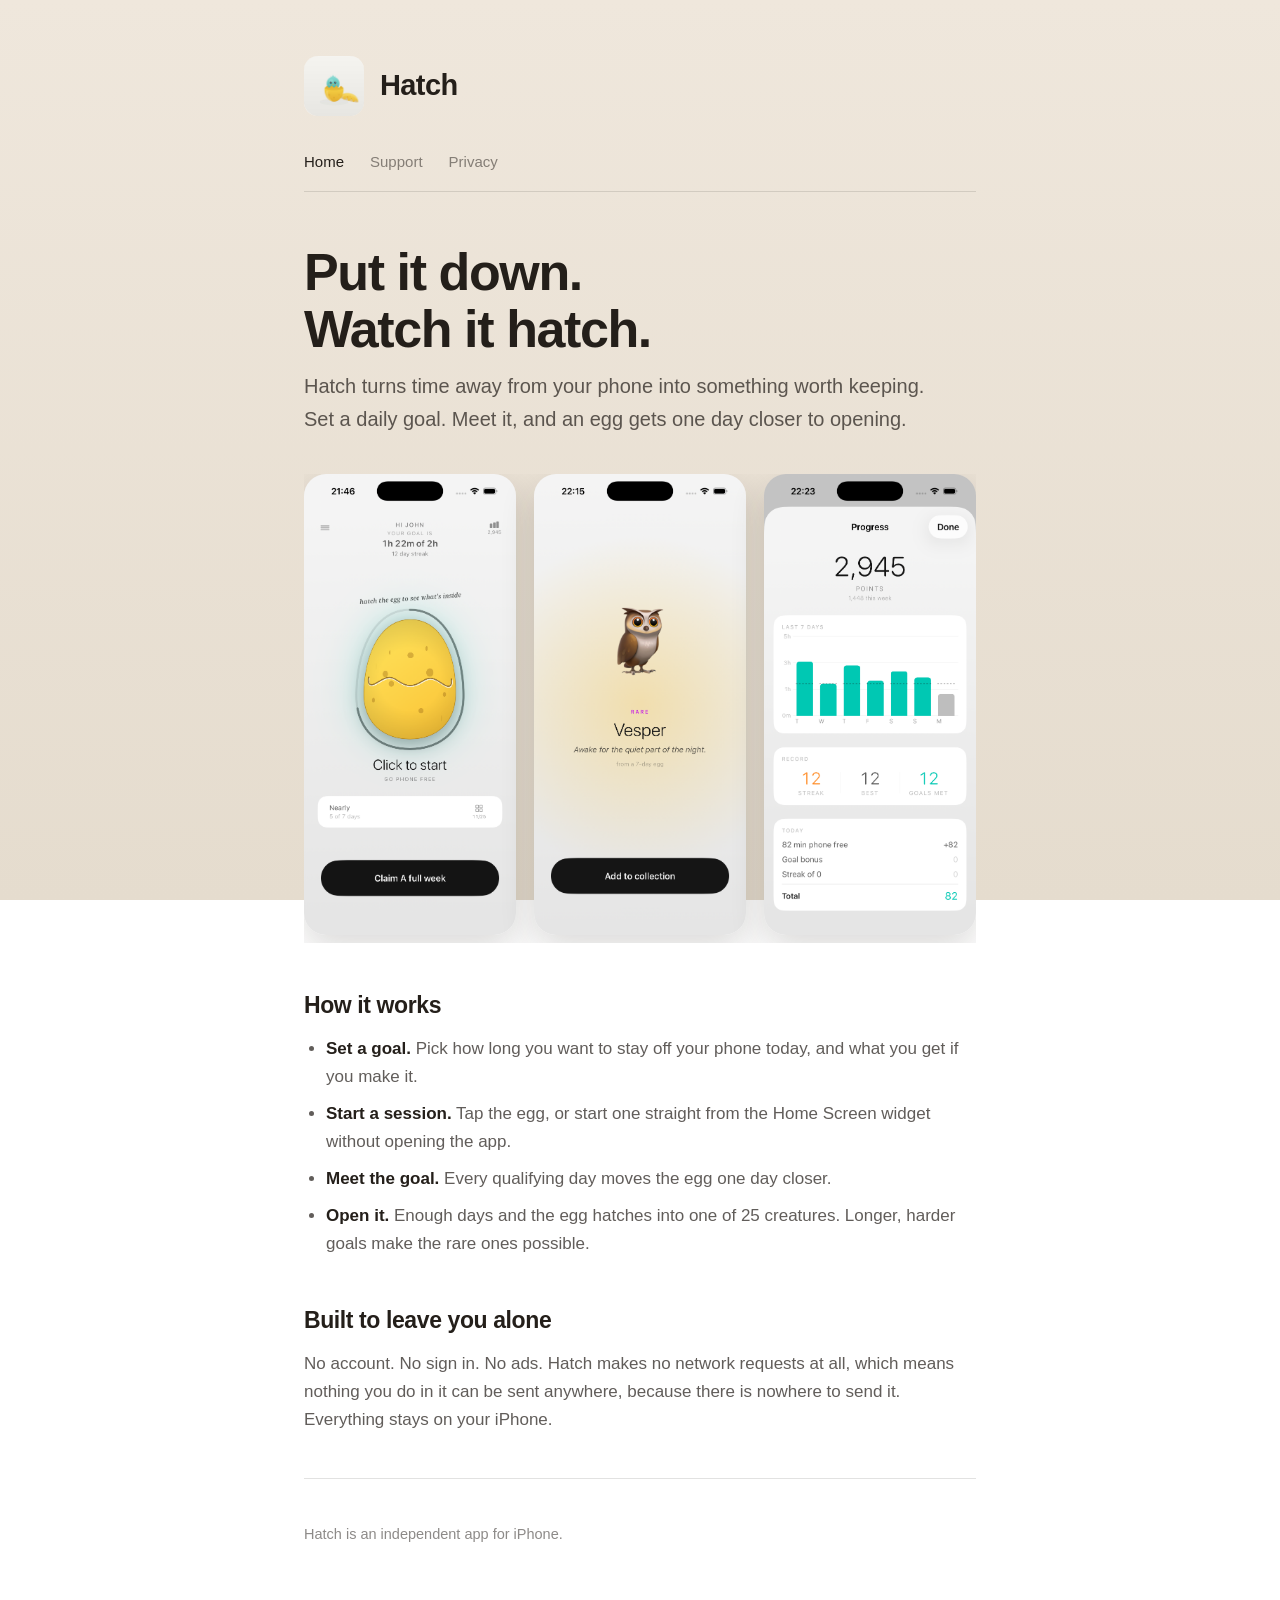
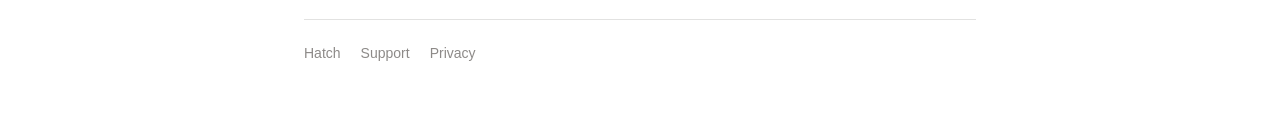
<file: index.html>
<!doctype html>
<html lang="en">
<head>
<meta charset="utf-8">
<meta name="viewport" content="width=device-width, initial-scale=1">
<title>Hatch — put the phone down</title>
<meta name="description" content="An iPhone app that turns time away from your phone into something worth keeping.">
<link rel="icon" href="assets/icon.png">
<link rel="stylesheet" href="style.css">
</head>
<body>
<div class="wrap">
<header>
  <a class="brand" href="index.html">
    <img src="assets/icon.png" alt="Hatch app icon">
    <span class="name">Hatch</span>
  </a>
  <nav>
    <a href="index.html" class="on">Home</a>
    <a href="support.html">Support</a>
    <a href="privacy.html">Privacy</a>
  </nav>
</header>
<h1>Put it down.<br>Watch it hatch.</h1>
<p class="lead">Hatch turns time away from your phone into something worth keeping.
Set a daily goal. Meet it, and an egg gets one day closer to opening.</p>

<div class="shots">
  <img src="assets/shot-home.png" alt="The Hatch home screen showing an egg and today's goal">
  <img src="assets/shot-reveal.png" alt="A creature revealed after an egg hatches">
  <img src="assets/shot-progress.png" alt="The progress screen showing a weekly chart and streak">
</div>

<h2>How it works</h2>
<ul>
  <li><strong>Set a goal.</strong> Pick how long you want to stay off your phone today, and what you get if you make it.</li>
  <li><strong>Start a session.</strong> Tap the egg, or start one straight from the Home Screen widget without opening the app.</li>
  <li><strong>Meet the goal.</strong> Every qualifying day moves the egg one day closer.</li>
  <li><strong>Open it.</strong> Enough days and the egg hatches into one of 25 creatures. Longer, harder goals make the rare ones possible.</li>
</ul>

<h2>Built to leave you alone</h2>
<p>No account. No sign in. No ads. Hatch makes no network requests at all,
which means nothing you do in it can be sent anywhere, because there is nowhere to send it.
Everything stays on your iPhone.</p>

<hr>
<p class="note">Hatch is an independent app for iPhone.</p>
<footer>
  <span>Hatch</span>
  <a href="support.html">Support</a>
  <a href="privacy.html">Privacy</a>
</footer>
</div>
</body>
</html>
</file>
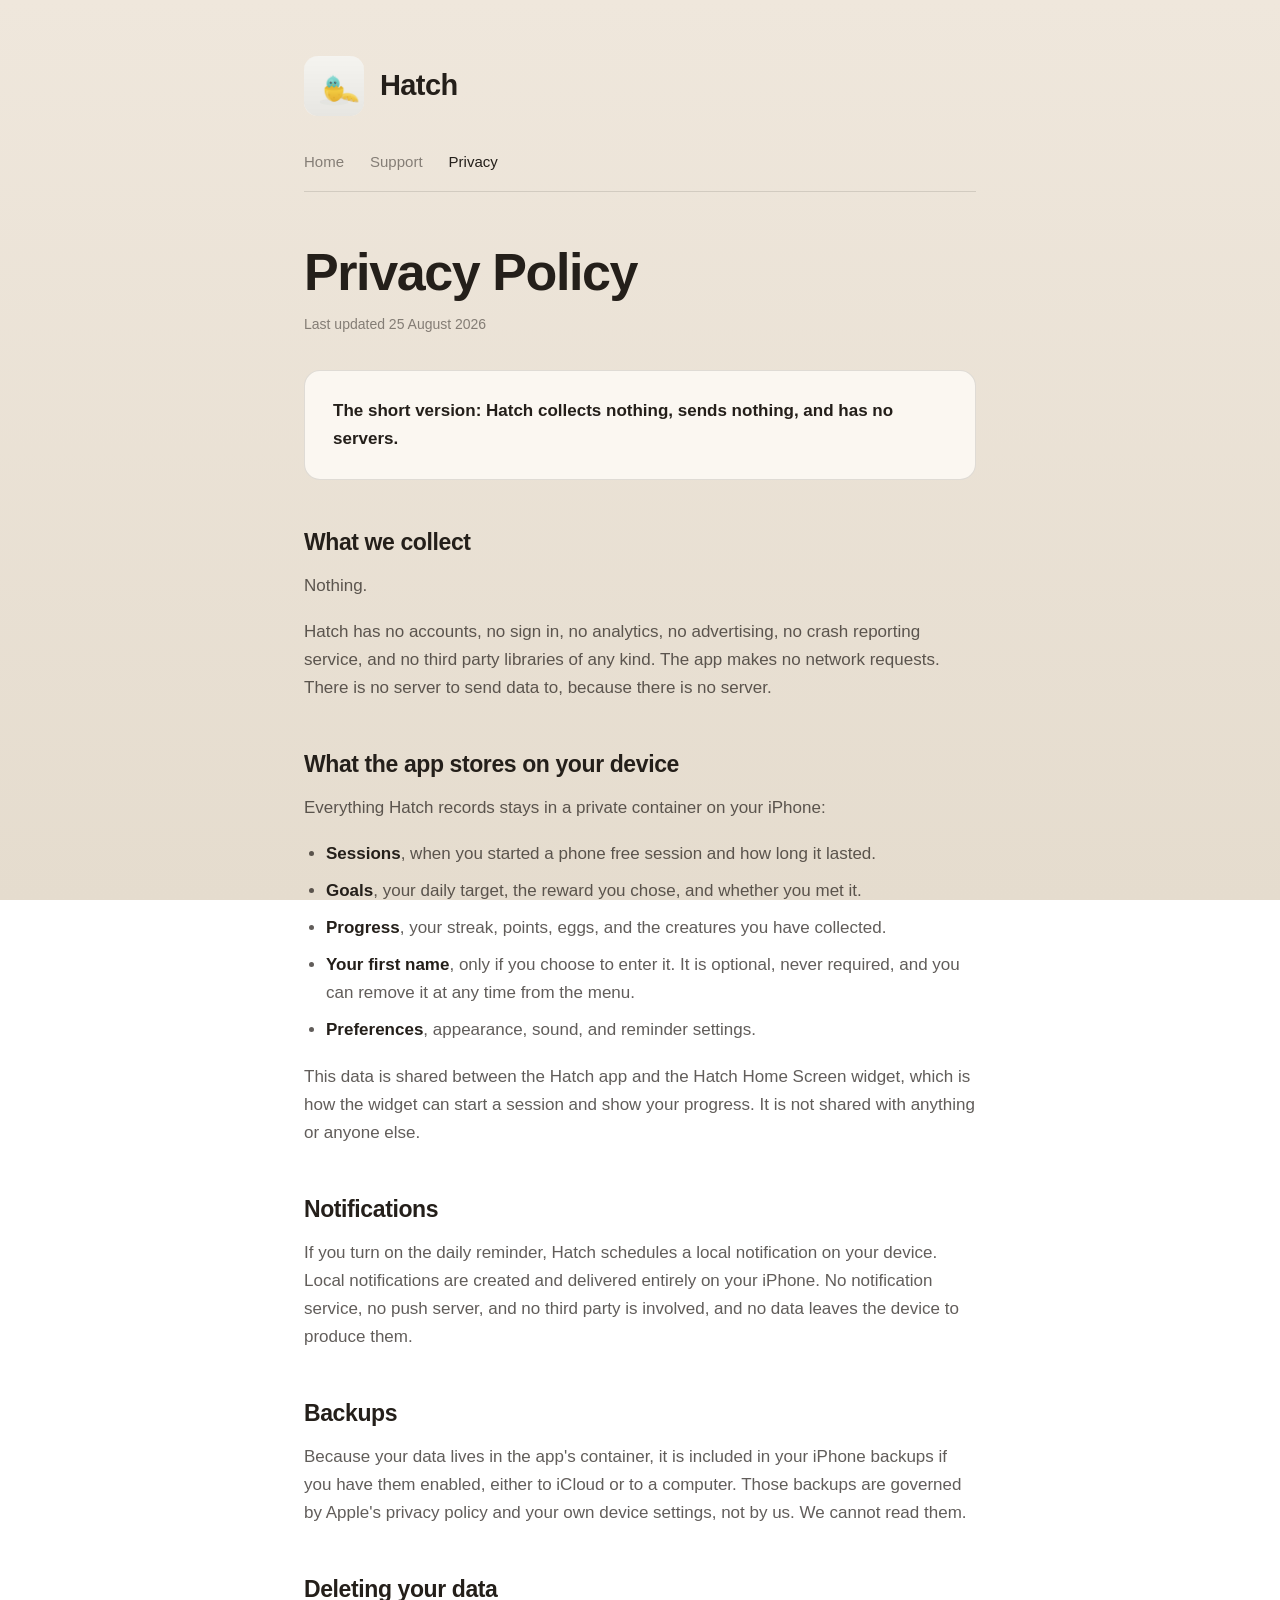
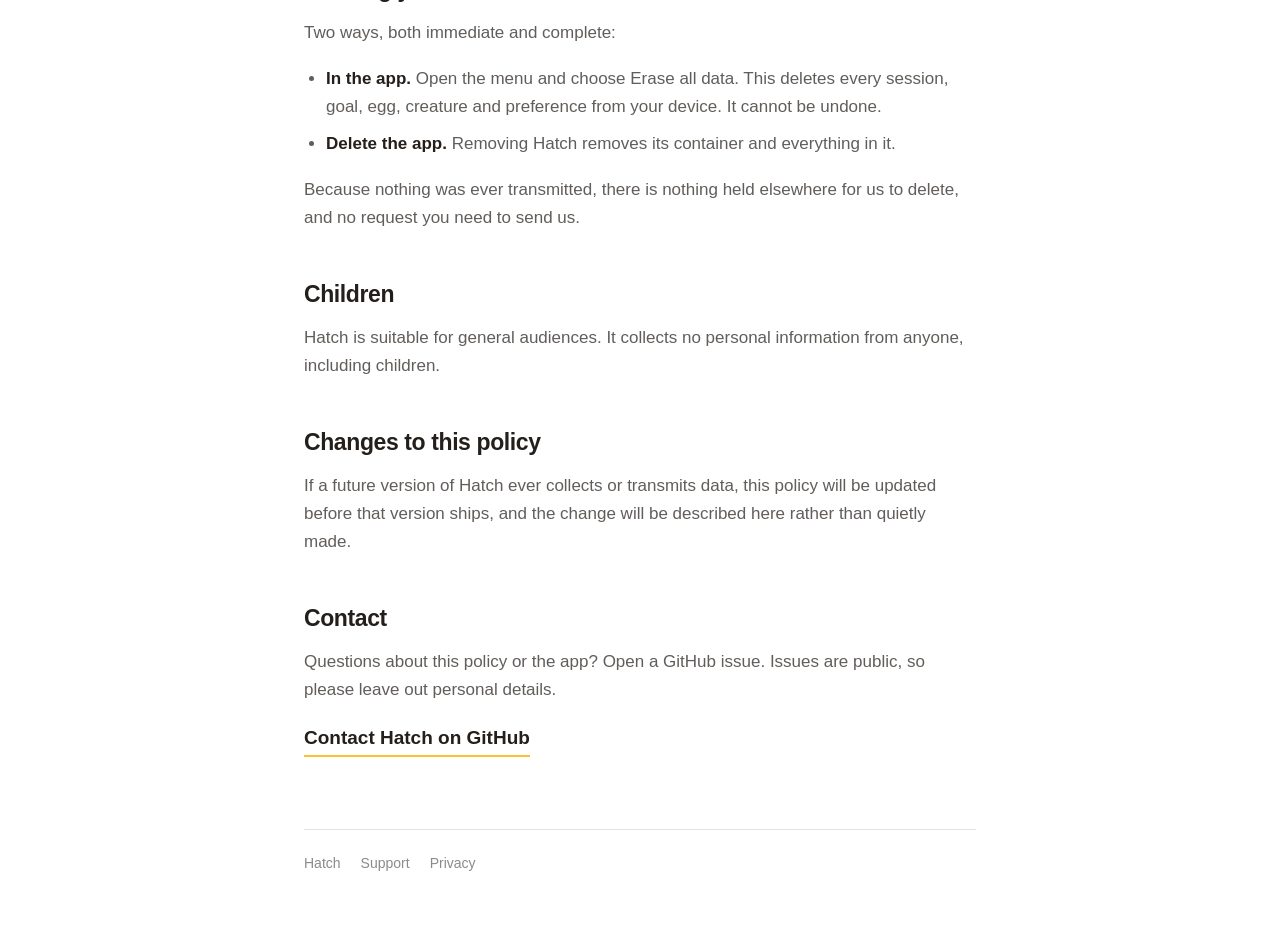
<file: privacy.html>
<!doctype html>
<html lang="en">
<head>
<meta charset="utf-8">
<meta name="viewport" content="width=device-width, initial-scale=1">
<title>Hatch — Privacy Policy</title>
<meta name="description" content="Hatch collects nothing, sends nothing, and has no servers.">
<link rel="icon" href="assets/icon.png">
<link rel="stylesheet" href="style.css">
</head>
<body>
<div class="wrap">
<header>
  <a class="brand" href="index.html">
    <img src="assets/icon.png" alt="Hatch app icon">
    <span class="name">Hatch</span>
  </a>
  <nav>
    <a href="index.html">Home</a>
    <a href="support.html">Support</a>
    <a href="privacy.html" class="on">Privacy</a>
  </nav>
</header>

<h1>Privacy Policy</h1>
<p class="date">Last updated 25 August 2026</p>

<div class="card">
  <p><strong>The short version: Hatch collects nothing, sends nothing, and has no servers.</strong></p>
</div>

<h2>What we collect</h2>
<p>Nothing.</p>
<p>Hatch has no accounts, no sign in, no analytics, no advertising, no crash reporting
service, and no third party libraries of any kind. The app makes no network requests.
There is no server to send data to, because there is no server.</p>

<h2>What the app stores on your device</h2>
<p>Everything Hatch records stays in a private container on your iPhone:</p>
<ul>
  <li><strong>Sessions</strong>, when you started a phone free session and how long it lasted.</li>
  <li><strong>Goals</strong>, your daily target, the reward you chose, and whether you met it.</li>
  <li><strong>Progress</strong>, your streak, points, eggs, and the creatures you have collected.</li>
  <li><strong>Your first name</strong>, only if you choose to enter it. It is optional, never required, and you can remove it at any time from the menu.</li>
  <li><strong>Preferences</strong>, appearance, sound, and reminder settings.</li>
</ul>
<p>This data is shared between the Hatch app and the Hatch Home Screen widget, which is
how the widget can start a session and show your progress. It is not shared with anything
or anyone else.</p>

<h2>Notifications</h2>
<p>If you turn on the daily reminder, Hatch schedules a local notification on your device.
Local notifications are created and delivered entirely on your iPhone. No notification
service, no push server, and no third party is involved, and no data leaves the device to
produce them.</p>

<h2>Backups</h2>
<p>Because your data lives in the app's container, it is included in your iPhone backups
if you have them enabled, either to iCloud or to a computer. Those backups are governed by
Apple's privacy policy and your own device settings, not by us. We cannot read them.</p>

<h2>Deleting your data</h2>
<p>Two ways, both immediate and complete:</p>
<ul>
  <li><strong>In the app.</strong> Open the menu and choose Erase all data. This deletes every session, goal, egg, creature and preference from your device. It cannot be undone.</li>
  <li><strong>Delete the app.</strong> Removing Hatch removes its container and everything in it.</li>
</ul>
<p>Because nothing was ever transmitted, there is nothing held elsewhere for us to delete,
and no request you need to send us.</p>

<h2>Children</h2>
<p>Hatch is suitable for general audiences. It collects no personal information from
anyone, including children.</p>

<h2>Changes to this policy</h2>
<p>If a future version of Hatch ever collects or transmits data, this policy will be
updated before that version ships, and the change will be described here rather than
quietly made.</p>

<h2>Contact</h2>
<p>Questions about this policy or the app? Open a GitHub issue. Issues are public, so please leave out personal details.</p>
<p><a class="mail" href="https://github.com/DilrajJ123/hatch/issues/new?title=Privacy%20question">Contact Hatch on GitHub</a></p>

<footer>
  <span>Hatch</span>
  <a href="support.html">Support</a>
  <a href="privacy.html">Privacy</a>
</footer>
</div>
</body>
</html>
</file>
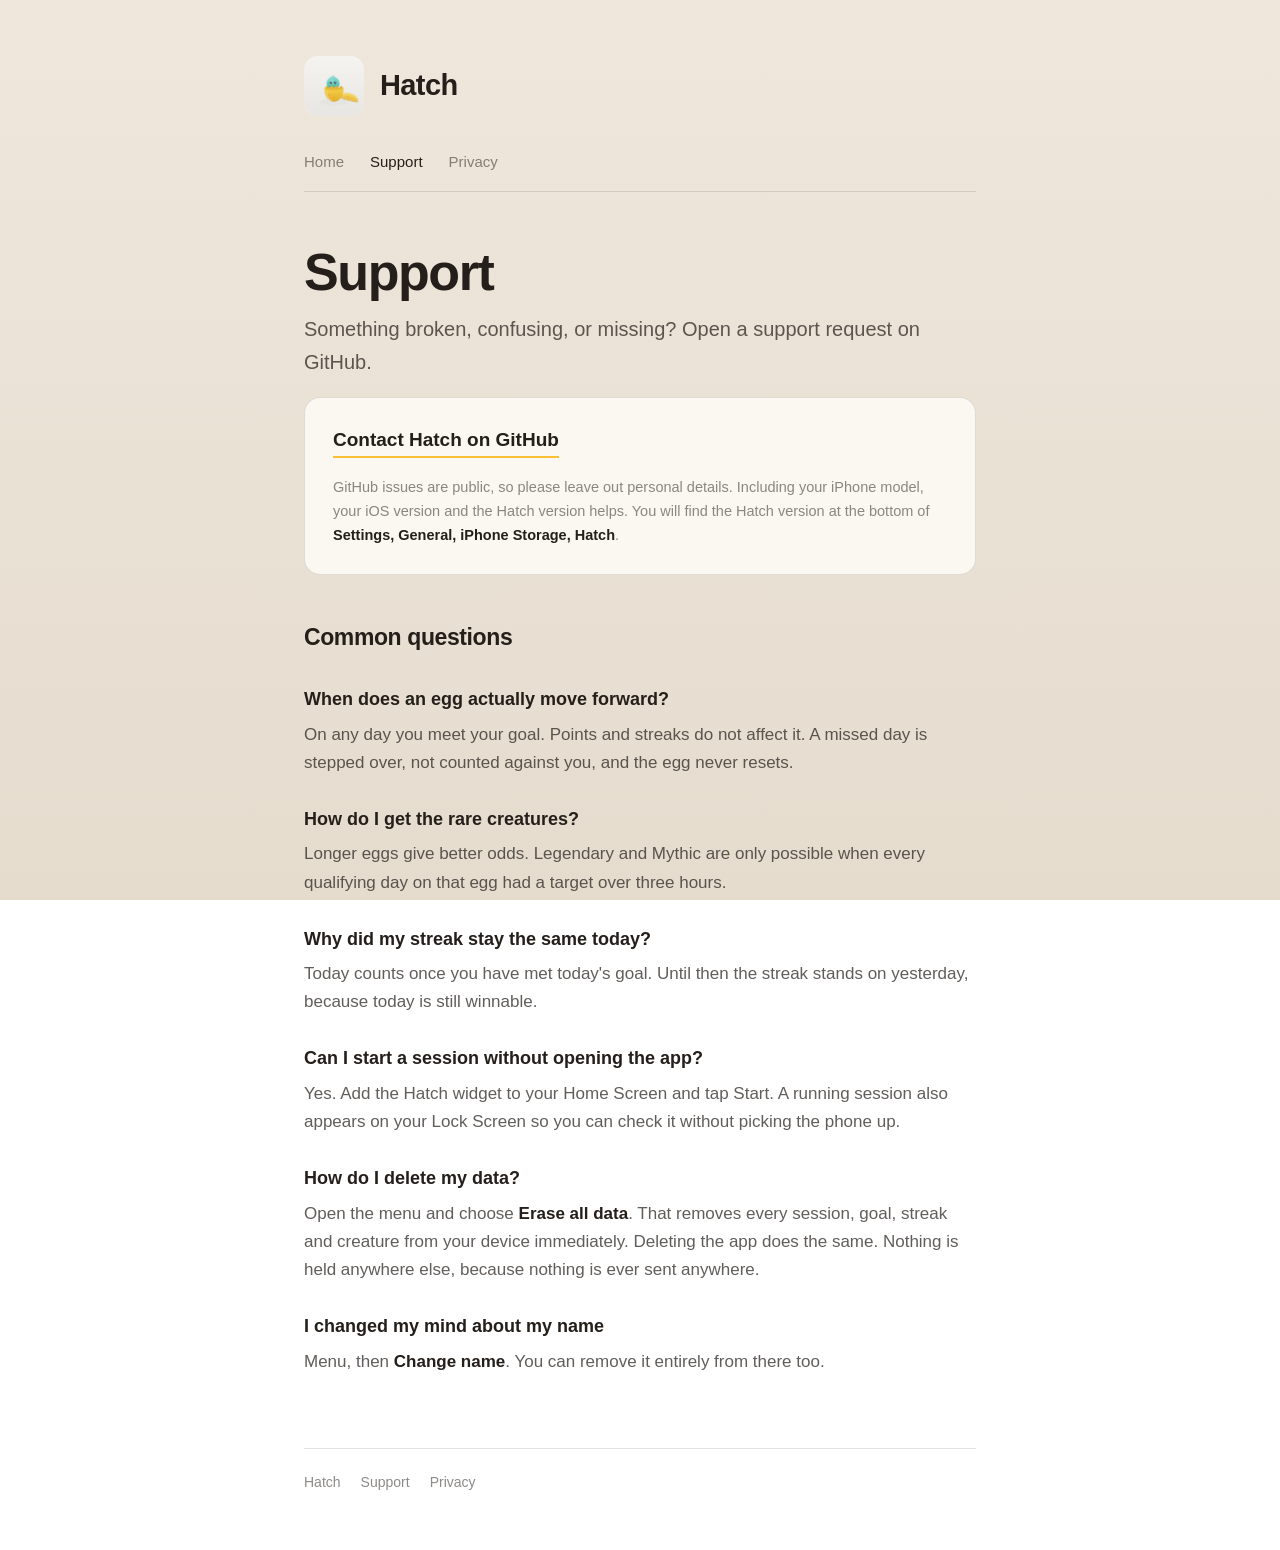
<file: support.html>
<!doctype html>
<html lang="en">
<head>
<meta charset="utf-8">
<meta name="viewport" content="width=device-width, initial-scale=1">
<title>Hatch — Support</title>
<meta name="description" content="Get help with Hatch.">
<link rel="icon" href="assets/icon.png">
<link rel="stylesheet" href="style.css">
</head>
<body>
<div class="wrap">
<header>
  <a class="brand" href="index.html">
    <img src="assets/icon.png" alt="Hatch app icon">
    <span class="name">Hatch</span>
  </a>
  <nav>
    <a href="index.html">Home</a>
    <a href="support.html" class="on">Support</a>
    <a href="privacy.html">Privacy</a>
  </nav>
</header>
<h1>Support</h1>
<p class="lead">Something broken, confusing, or missing? Open a support request on GitHub.</p>

<div class="card">
  <p><a class="mail" href="https://github.com/DilrajJ123/hatch/issues/new?title=Support%20request">Contact Hatch on GitHub</a></p>
  <p class="note" style="margin-top:14px">GitHub issues are public, so please leave out personal details. Including your iPhone model, your iOS version and
  the Hatch version helps. You will find the Hatch version at the bottom of
  <strong>Settings, General, iPhone Storage, Hatch</strong>.</p>
</div>

<h2>Common questions</h2>

<h3>When does an egg actually move forward?</h3>
<p>On any day you meet your goal. Points and streaks do not affect it. A missed day is
stepped over, not counted against you, and the egg never resets.</p>

<h3>How do I get the rare creatures?</h3>
<p>Longer eggs give better odds. Legendary and Mythic are only possible when every
qualifying day on that egg had a target over three hours.</p>

<h3>Why did my streak stay the same today?</h3>
<p>Today counts once you have met today's goal. Until then the streak stands on
yesterday, because today is still winnable.</p>

<h3>Can I start a session without opening the app?</h3>
<p>Yes. Add the Hatch widget to your Home Screen and tap Start. A running session also
appears on your Lock Screen so you can check it without picking the phone up.</p>

<h3>How do I delete my data?</h3>
<p>Open the menu and choose <strong>Erase all data</strong>. That removes every session,
goal, streak and creature from your device immediately. Deleting the app does the same.
Nothing is held anywhere else, because nothing is ever sent anywhere.</p>

<h3>I changed my mind about my name</h3>
<p>Menu, then <strong>Change name</strong>. You can remove it entirely from there too.</p>
<footer>
  <span>Hatch</span>
  <a href="support.html">Support</a>
  <a href="privacy.html">Privacy</a>
</footer>
</div>
</body>
</html>
</file>
<file: style.css>
/* Hatch — site styles. Palette matches Shared/AppTheme.swift and the brand board. */

:root{
  --oat:#EFE7DC;
  --oat-deep:#E5DCCE;
  --ink:#241F1A;
  --ink-2:rgba(36,31,26,.72);
  --ink-3:rgba(36,31,26,.52);
  --gold:#FAC233;
  --gold-deep:#C9922B;
  --hair:rgba(36,31,26,.13);
  --card:#FBF7F1;
}

*{box-sizing:border-box}

html{ -webkit-text-size-adjust:100%; }

body{
  margin:0;
  background:linear-gradient(180deg,var(--oat) 0%,var(--oat-deep) 100%);
  background-attachment:fixed;
  color:var(--ink);
  font-family:-apple-system,BlinkMacSystemFont,"SF Pro Text","Segoe UI",Roboto,Helvetica,Arial,sans-serif;
  font-size:17px;
  line-height:1.65;
  -webkit-font-smoothing:antialiased;
}

.wrap{max-width:720px;margin:0 auto;padding:0 24px}

/* ── header ─────────────────────────────────────────────────────────── */
header{padding:56px 0 8px}
.brand{display:flex;align-items:center;gap:16px;text-decoration:none;color:inherit}
.brand img{width:60px;height:60px;border-radius:14px;display:block}
.brand .name{font-size:29px;font-weight:650;letter-spacing:-.6px}

nav{margin-top:34px;display:flex;gap:26px;flex-wrap:wrap;
  border-bottom:1px solid var(--hair);padding-bottom:16px}
nav a{color:var(--ink-3);text-decoration:none;font-size:15px;font-weight:500}
nav a:hover{color:var(--ink)}
nav a.on{color:var(--ink)}

/* ── type ───────────────────────────────────────────────────────────── */
h1{font-size:clamp(34px,6vw,52px);line-height:1.1;letter-spacing:-1.4px;
  font-weight:650;margin:44px 0 12px}
h2{font-size:23px;letter-spacing:-.4px;font-weight:650;margin:44px 0 10px}
h3{font-size:18px;font-weight:650;margin:28px 0 6px}
p{margin:0 0 18px;color:var(--ink-2)}
.lead{font-size:20px;color:var(--ink-2);max-width:56ch}
strong{color:var(--ink)}
a{color:var(--gold-deep)}
ul{padding-left:22px;margin:0 0 18px;color:var(--ink-2)}
li{margin-bottom:9px}
.date{font-size:14px;color:var(--ink-3);margin-bottom:34px}

hr{border:0;border-top:1px solid var(--hair);margin:44px 0}

/* ── bits ───────────────────────────────────────────────────────────── */
.card{background:var(--card);border:1px solid var(--hair);border-radius:16px;
  padding:26px 28px;margin:0 0 18px}
.card p:last-child{margin-bottom:0}

.mail{display:inline-block;font-size:19px;font-weight:600;color:var(--ink);
  text-decoration:none;border-bottom:2px solid var(--gold);padding-bottom:1px}
.mail:hover{border-bottom-color:var(--gold-deep)}

.shots{display:flex;gap:18px;margin:38px 0 8px;overflow-x:auto;padding-bottom:8px}
.shots img{width:212px;border-radius:22px;flex:0 0 auto;
  box-shadow:0 14px 34px rgba(36,31,26,.16)}

.note{font-size:14.5px;color:var(--ink-3)}

footer{margin:72px 0 56px;padding-top:22px;border-top:1px solid var(--hair);
  font-size:14px;color:var(--ink-3);display:flex;gap:20px;flex-wrap:wrap}
footer a{color:var(--ink-3);text-decoration:none}
footer a:hover{color:var(--ink)}

@media (max-width:520px){
  body{font-size:16px}
  header{padding-top:38px}
  .shots img{width:170px}
}
</file>
